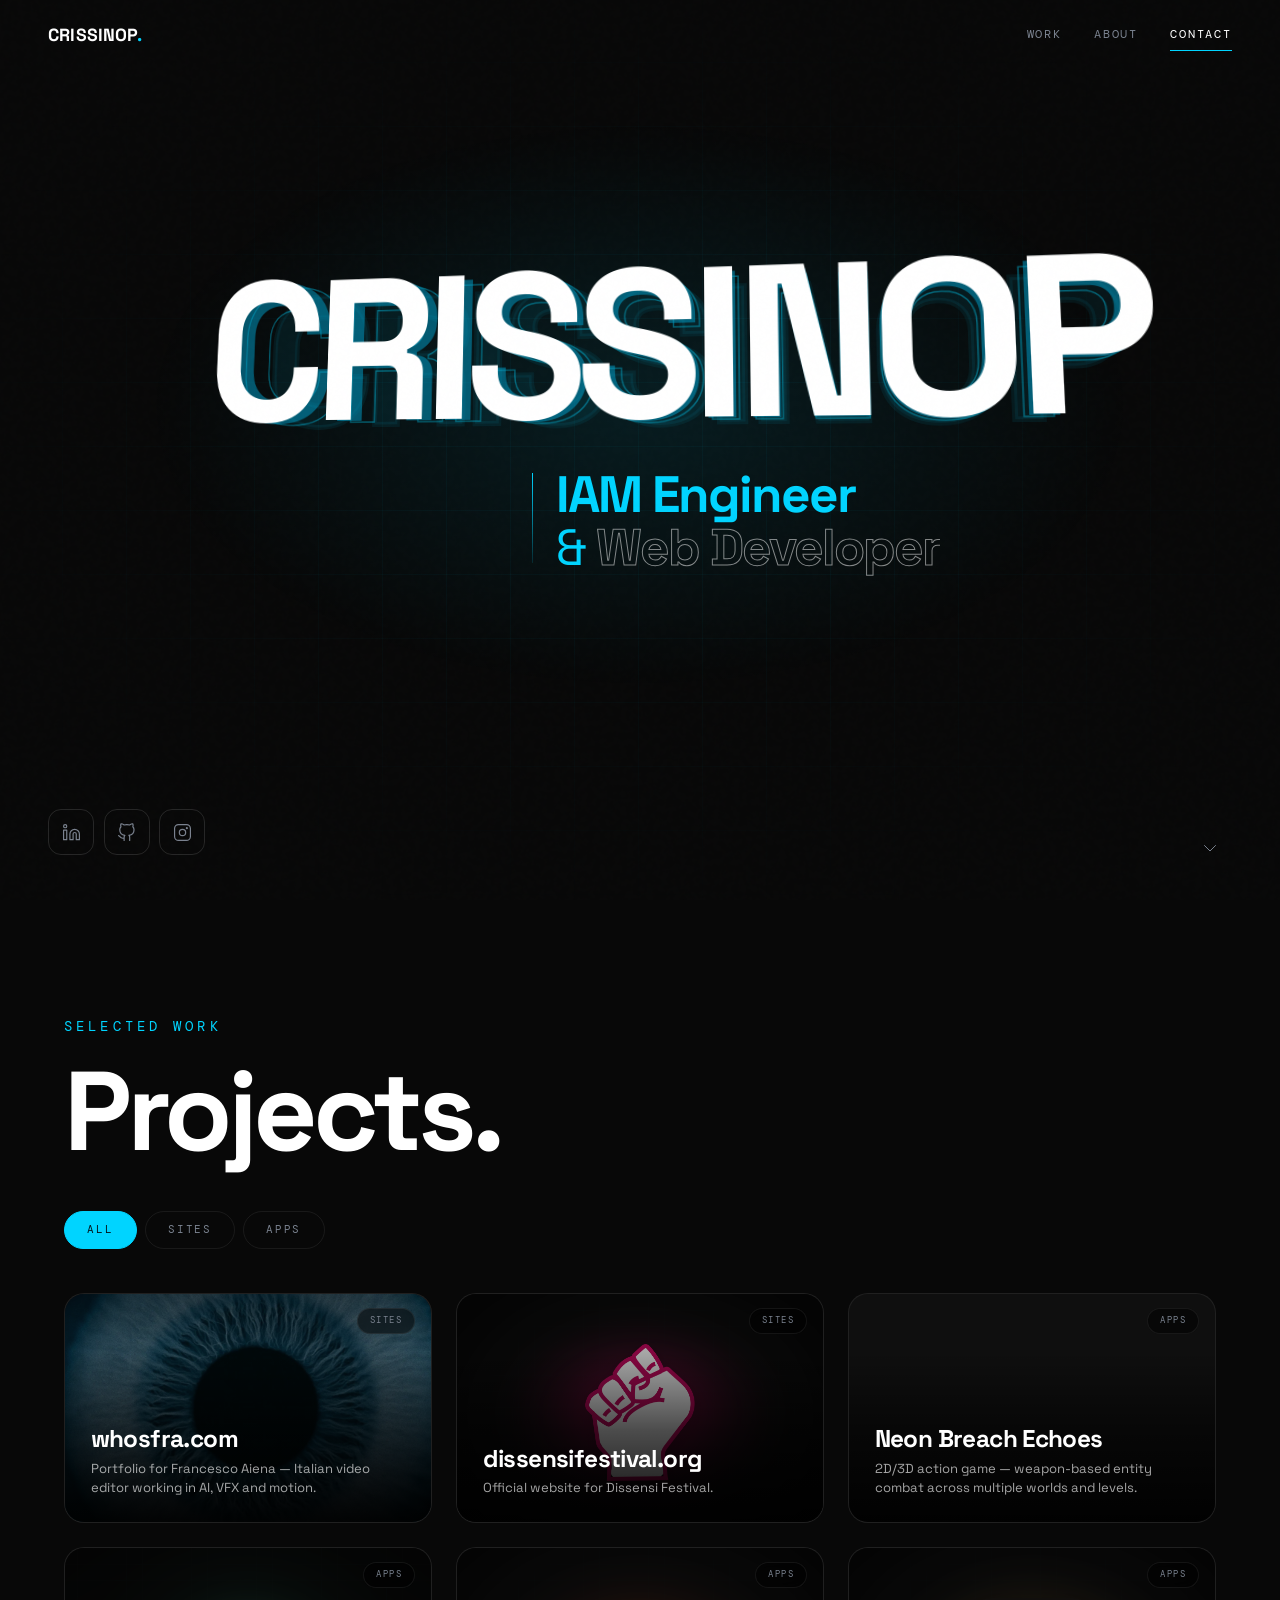
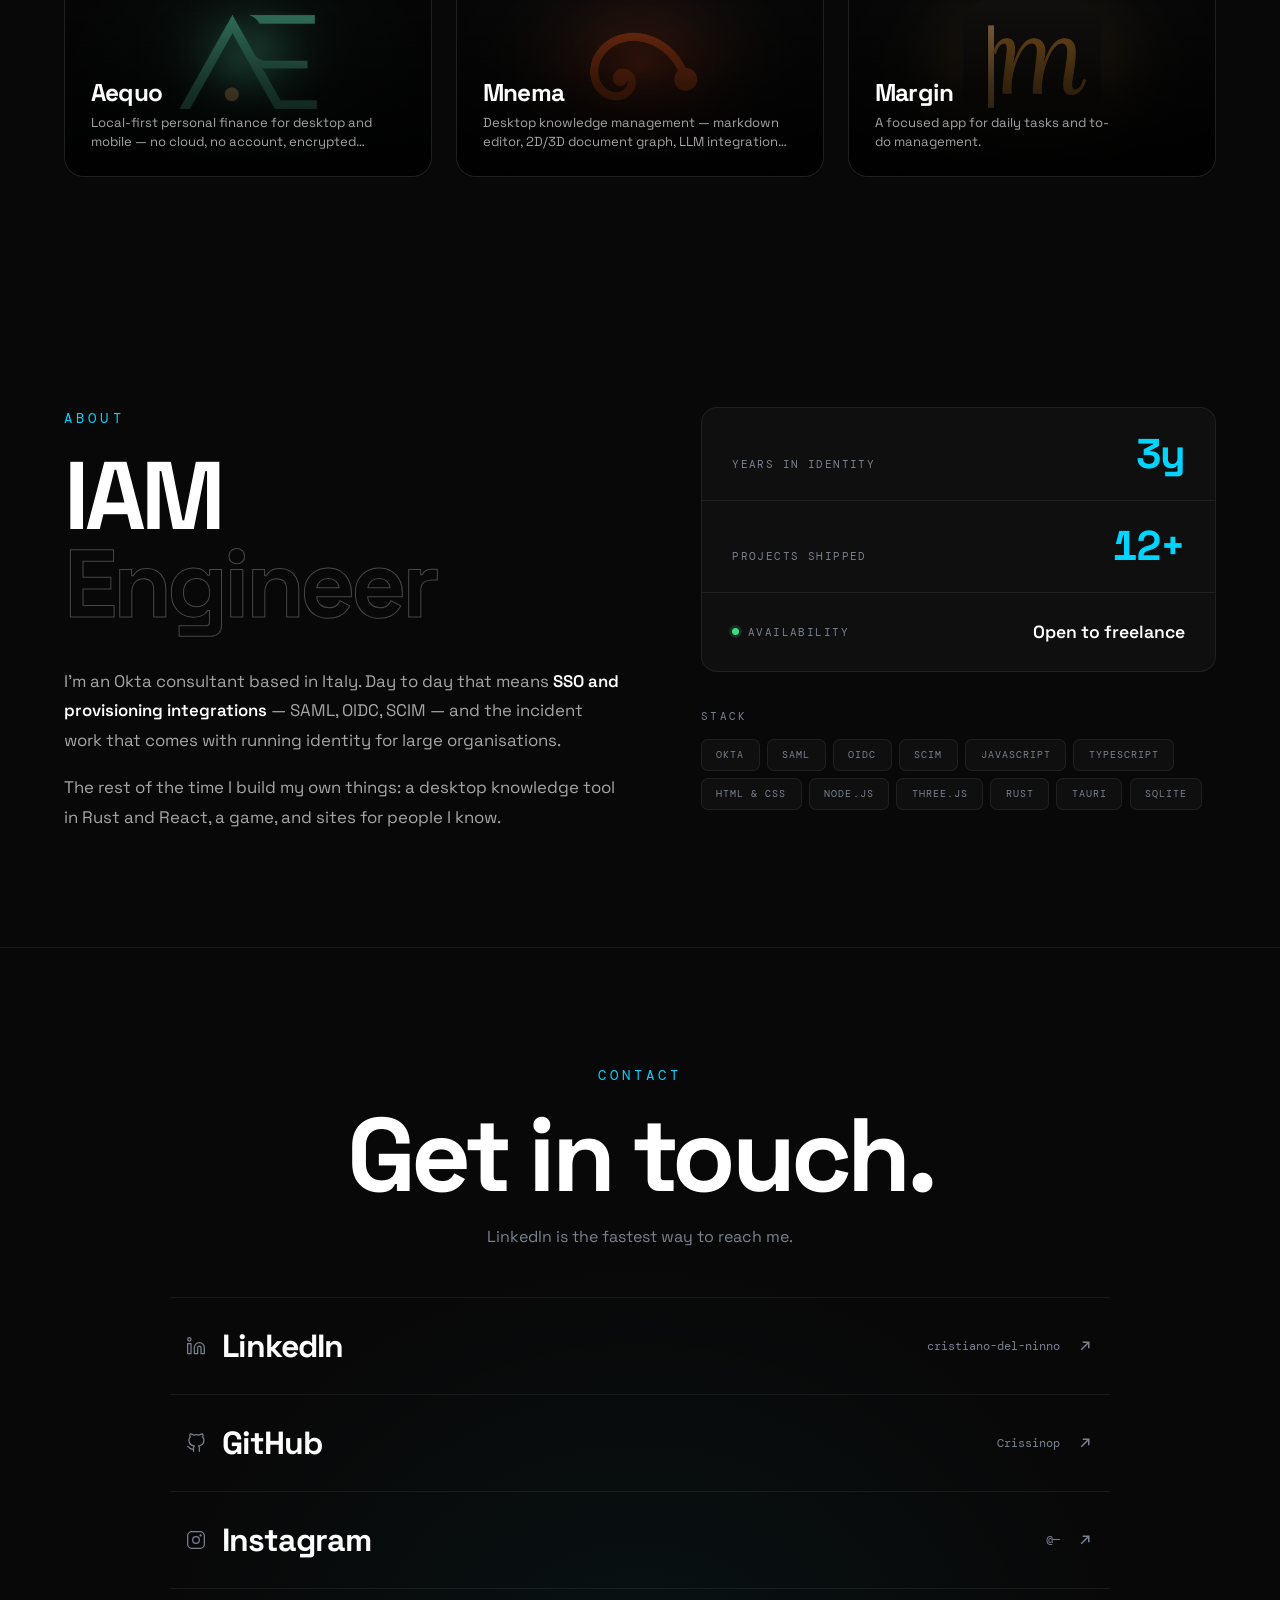
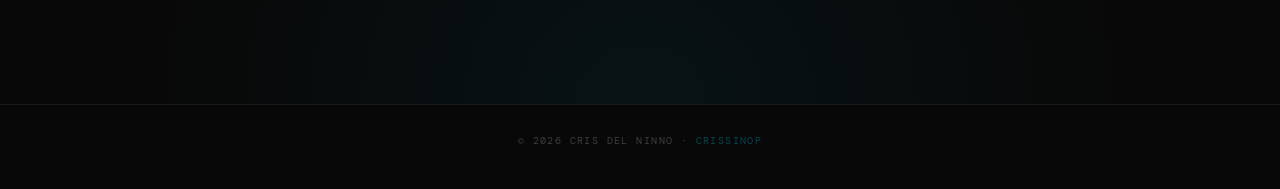
<file: index.html>
<!DOCTYPE html>
<html lang="en">
<head>
  <meta charset="UTF-8">
  <meta name="viewport" content="width=device-width, initial-scale=1">
  <meta name="description" content="Crissinop — Cris Del Ninno, Okta / IAM consultant and web developer based in Italy.">
  <meta name="theme-color" content="#080808">
  <meta name="color-scheme" content="dark">

  <title>Crissinop — Cris Del Ninno</title>
  <link rel="canonical" href="https://crissinop.space/">

  <!-- TODO: confirm the live domain in CNAME, then export a 1200x630 og.png. -->
  <meta property="og:type" content="website">
  <meta property="og:site_name" content="Crissinop">
  <meta property="og:title" content="Crissinop — Cris Del Ninno">
  <meta property="og:description" content="Okta / IAM consultant and web developer, based in Italy.">
  <meta property="og:url" content="https://crissinop.space/">
  <meta property="og:image" content="https://crissinop.space/media/images/og.png">
  <meta property="og:image:width" content="1200">
  <meta property="og:image:height" content="630">
  <meta name="twitter:card" content="summary_large_image">
  <meta name="twitter:title" content="Crissinop — Cris Del Ninno">
  <meta name="twitter:description" content="Okta / IAM consultant and web developer, based in Italy.">
  <meta name="twitter:image" content="https://crissinop.space/media/images/og.png">

  <link rel="icon" href="media/images/favicon.ico" sizes="32x32">
  <link rel="icon" href="media/images/favicon.svg" type="image/svg+xml">
  <link rel="apple-touch-icon" href="media/images/apple-touch-icon.png">

  <link rel="preconnect" href="https://fonts.googleapis.com">
  <link rel="preconnect" href="https://fonts.gstatic.com" crossorigin>
  <link rel="stylesheet"
        href="https://fonts.googleapis.com/css2?family=Space+Grotesk:wght@400;600;700;800&family=DM+Mono:wght@300;400&display=swap">

  <link rel="stylesheet" href="style-custom.css">

  <script>
    document.documentElement.classList.add('js');
    setTimeout(function () {
      if (!document.documentElement.dataset.enhanced) {
        document.documentElement.classList.remove('js');
      }
    }, 2500);
  </script>

  <script src="app.js" defer></script>

  <script type="application/ld+json">
  {
    "@context": "https://schema.org",
    "@type": "Person",
    "name": "Cristiano Del Ninno",
    "alternateName": ["Cris Del Ninno", "Crissinop"],
    "jobTitle": "IAM Consultant",
    "url": "https://crissinop.space/",
    "address": { "@type": "PostalAddress", "addressCountry": "IT" },
    "sameAs": [
      "https://github.com/Crissinop",
      "https://www.linkedin.com/in/cristiano-del-ninno-b3b258297"
    ],
    "knowsAbout": ["Okta", "Identity and Access Management", "SAML", "OpenID Connect", "JavaScript", "Web Development"]
  }
  </script>
</head>

<body>
  <a class="skip-link" href="#work">Skip to content</a>

  <!-- One element. A blue sphere, nothing else. -->
  <div id="cursor" aria-hidden="true"></div>

  <header id="navbar">
    <a href="#hero" class="nav-logo">CRISSINOP<span>.</span></a>
    <nav aria-label="Main">
      <ul class="nav-links">
        <li><a href="#work">Work</a></li>
        <li><a href="#about">About</a></li>
        <li><a href="#contact">Contact</a></li>
      </ul>
    </nav>
    <span class="nav-progress" aria-hidden="true"></span>
  </header>

  <main id="main">

    <!-- ===================== HERO ===================== -->
    <section id="hero" aria-labelledby="hero-name">
      <div class="hero-bg-glow" aria-hidden="true"></div>
      <div class="hero-grid" aria-hidden="true"></div>

      <div class="hero-inner">
        <!--
          EXTRUDED MASTHEAD
          Four copies of the same word stacked along the Z axis inside a single
          transform-style: preserve-3d scene. Because they sit at real depths, the
          browser's own perspective projection does the work: tilt the deck and the
          layers separate exactly as a solid slab of type would. That is a genuine
          3D object, not a translate faking parallax.

          The deck holds a permanent base rotation, so the extrusion is visible the
          instant the page paints — including on phones, where there is no pointer
          to drive it. The pointer only modulates around that rest pose.

          Letters are split for the entrance stagger only: the <h1> carries a
          plain sr-only string and every decorative layer is hidden from AT.
        -->
        <h1 class="masthead" id="hero-name">
          <span class="sr-only">Crissinop</span>

          <span class="stage" aria-hidden="true">
            <span class="deck">
              <span class="layer layer-glow">CRISSINOP</span>
              <span class="layer layer-back">CRISSINOP</span>
              <span class="layer layer-mid">CRISSINOP</span>
              <span class="layer layer-front"><span class="ch" style="--i:0">C</span><span class="ch" style="--i:1">R</span><span class="ch" style="--i:2">I</span><span class="ch" style="--i:3">S</span><span class="ch" style="--i:4">S</span><span class="ch" style="--i:5">I</span><span class="ch" style="--i:6">N</span><span class="ch" style="--i:7">O</span><span class="ch" style="--i:8">P</span></span>
            </span>
          </span>
        </h1>

        <!--
          Il ruolo esce dall'asse centrale. Il masthead resta l'ancora simmetrica,
          questa riga rompe la simmetria: blocco allineato a destra, testo
          allineato a sinistra contro un filetto ciano, come un richiamo
          editoriale. Due voci diverse nella stessa composizione.
        -->
        <div class="hero-role">
          <!-- Due trattamenti, non due righe uguali: la prima piena, la seconda
               in contorno, come il layer di profondita' del masthead. La
               congiunzione resta l'unico accento cromatico. -->
          <p class="role-line" data-slot>
            <span class="ln"><span>IAM Engineer</span></span>
            <span class="ln"><span><em>&amp;</em> <b>Web Developer</b></span></span>
          </p>
        </div>
      </div>

      <!--
        Rail inferiore: social a sinistra, unico invito ad avanzare a destra.
        Via le pill delle specializzazioni (l'informazione e' gia' nella riga del
        ruolo e nei filtri di Work) e via l'indicatore "Scroll": due inviti a
        scorrere che dicevano la stessa cosa a due centimetri l'uno dall'altro.
      -->
      <div class="hero-foot">
        <ul class="hero-social" aria-label="Profiles">
          <li>
            <a class="hs-link" href="https://www.linkedin.com/in/cristiano-del-ninno-b3b258297"
               target="_blank" rel="noopener noreferrer" aria-label="LinkedIn (opens in a new tab)">
              <svg viewBox="0 0 24 24" fill="none" stroke="currentColor" stroke-width="1.5" stroke-linecap="round" stroke-linejoin="round" aria-hidden="true">
                <path d="M16 8a6 6 0 0 1 6 6v7h-4v-7a2 2 0 0 0-4 0v7h-4v-7a6 6 0 0 1 6-6z"/>
                <rect x="2" y="9" width="4" height="12"/><circle cx="4" cy="4" r="2"/>
              </svg>
            </a>
          </li>
          <li>
            <a class="hs-link" href="https://github.com/Crissinop"
               target="_blank" rel="noopener noreferrer" aria-label="GitHub (opens in a new tab)">
              <svg viewBox="0 0 24 24" fill="none" stroke="currentColor" stroke-width="1.5" stroke-linecap="round" stroke-linejoin="round" aria-hidden="true">
                <path d="M9 19c-5 1.5-5-2.5-7-3m14 6v-3.87a3.37 3.37 0 0 0-.94-2.61c3.14-.35 6.44-1.54 6.44-7A5.44 5.44 0 0 0 20 4.77 5.07 5.07 0 0 0 19.91 1S18.73.65 16 2.48a13.38 13.38 0 0 0-7 0C6.27.65 5.09 1 5.09 1A5.07 5.07 0 0 0 5 4.77a5.44 5.44 0 0 0-1.5 3.78c0 5.42 3.3 6.61 6.44 7A3.37 3.37 0 0 0 9 18.13V22"/>
              </svg>
            </a>
          </li>
          <li>
            <!-- TODO: URL e handle Instagram ancora da completare -->
            <a class="hs-link" href="https://instagram.com/"
               target="_blank" rel="noopener noreferrer" aria-label="Instagram (opens in a new tab)">
              <svg viewBox="0 0 24 24" fill="none" stroke="currentColor" stroke-width="1.5" stroke-linecap="round" aria-hidden="true">
                <rect x="2" y="2" width="20" height="20" rx="5"/><circle cx="12" cy="12" r="4"/>
                <circle cx="17.5" cy="6.5" r="0.6" fill="currentColor"/>
              </svg>
            </a>
          </li>
        </ul>

        <!--
          Nessuna etichetta. Un filo verticale da 1 px che si materializza
          scendendo, e un chevron: la direzione e' l'unica cosa da dire, e la
          dice la forma. Il cerchio con l'icona dentro era vestiario da libreria
          di icone, non un segno disegnato per questa pagina.
        -->
        <a href="#work" class="explore-btn" aria-label="Go to selected work">
          <svg viewBox="0 0 16 56" fill="none" stroke="currentColor" stroke-width="1"
               stroke-linecap="round" stroke-linejoin="round" aria-hidden="true">
            <defs>
              <linearGradient id="scroll-fade" x1="0" y1="0" x2="0" y2="1">
                <stop offset="0"   stop-color="currentColor" stop-opacity="0"/>
                <stop offset=".62" stop-color="currentColor" stop-opacity="1"/>
              </linearGradient>
            </defs>
            <path d="M8 1v46" stroke="url(#scroll-fade)"/>
            <path d="M2.5 41.5 8 47l5.5-5.5"/>
          </svg>
        </a>
      </div>
    </section>

    <!-- ===================== WORK ===================== -->
    <section id="work" aria-labelledby="work-title">
      <p class="section-label" data-reveal>Selected Work</p>
      <!--
        Headings reveal by climbing out of an overflow-hidden slot. This replaces
        a clip-path reveal whose open state used a negative inset — a value some
        engines reject outright, which left the declaration dropped and every
        heading permanently clipped to zero height. Transform-only, no such risk.
      -->
      <h2 class="section-title" id="work-title" data-slot>
        <span class="ln"><span>Projects.</span></span>
      </h2>

      <div class="filter-bar" role="group" aria-label="Filter projects by category" data-reveal>
        <button type="button" class="filter-btn" data-filter="ALL"   aria-pressed="true">All</button>
        <button type="button" class="filter-btn" data-filter="SITES" aria-pressed="false">Sites</button>
        <button type="button" class="filter-btn" data-filter="APPS"  aria-pressed="false">Apps</button>
      </div>

      <div class="projects-grid" id="projects-grid" data-reveal-group>

        <article class="project-card" data-cat="SITES" data-reveal>
          <div class="tile">
            <img class="project-img" src="media/images/whosfra.png"
                 alt="whosfra.com homepage — dark portfolio layout for a video editor"
                 width="800" height="500" fetchpriority="high" decoding="async">
            <span class="tile-wash" aria-hidden="true"></span>
            <span class="project-tag">Sites</span>
            <div class="project-info">
              <h3 class="project-title">
                <span class="t-a">whosfra.com</span>
                <span class="t-b" aria-hidden="true">whosfra.com</span>
              </h3>
              <p class="project-desc">Portfolio for Francesco Aiena — Italian video editor working in AI, VFX and motion.</p>
            </div>
          </div>
          <a class="card-link" href="https://whosfra.com" target="_blank" rel="noopener noreferrer">
            <span class="sr-only">View whosfra.com (opens in a new tab)</span>
          </a>
        </article>

        <article class="project-card" data-cat="SITES" data-reveal>
          <div class="tile">
            <img class="project-img" src="media/images/dissensi.png"
                 alt="Dissensi Festival website homepage"
                 width="800" height="500" loading="lazy" decoding="async">
            <span class="tile-wash" aria-hidden="true"></span>
            <span class="project-tag">Sites</span>
            <div class="project-info">
              <h3 class="project-title">
                <span class="t-a">dissensifestival.org</span>
                <span class="t-b" aria-hidden="true">dissensifestival.org</span>
              </h3>
              <p class="project-desc">Official website for Dissensi Festival.</p>
            </div>
          </div>
          <a class="card-link" href="https://dissensifestival.org" target="_blank" rel="noopener noreferrer">
            <span class="sr-only">View dissensifestival.org (opens in a new tab)</span>
          </a>
        </article>

        <article class="project-card" data-cat="APPS" data-reveal>
          <div class="tile">
            <img class="project-img" src="media/images/NBE.png"
                 alt="Neon Breach Echoes — combat scene from the game"
                 width="800" height="500" loading="lazy" decoding="async">
            <span class="tile-wash" aria-hidden="true"></span>
            <span class="project-tag">Apps</span>
            <div class="project-info">
              <h3 class="project-title">
                <span class="t-a">Neon Breach Echoes</span>
                <span class="t-b" aria-hidden="true">Neon Breach Echoes</span>
              </h3>
              <p class="project-desc">2D/3D action game — weapon-based entity combat across multiple worlds and levels.</p>
            </div>
          </div>
          <a class="card-link" href="work/neon-breach-echoes/"><span class="sr-only">Read the Neon Breach Echoes case study</span></a>
        </article>

        <article class="project-card" data-cat="APPS" data-reveal>
          <div class="tile">
            <img class="project-img" src="media/images/aequo.png"
                 alt="Aequo — local-first personal finance app"
                 width="800" height="500" loading="lazy" decoding="async">
            <span class="tile-wash" aria-hidden="true"></span>
            <span class="project-tag">Apps</span>
            <div class="project-info">
              <h3 class="project-title">
                <span class="t-a">Aequo</span>
                <span class="t-b" aria-hidden="true">Aequo</span>
              </h3>
              <p class="project-desc">Local-first personal finance for desktop and mobile — no cloud, no account, encrypted backups.</p>
            </div>
          </div>
          <a class="card-link" href="work/aequo/"><span class="sr-only">Read the Aequo case study</span></a>
        </article>

        <article class="project-card" data-cat="APPS" data-reveal>
          <div class="tile">
            <img class="project-img" src="media/images/mnema.png"
                 alt="Mnema desktop app — markdown editor beside a document graph"
                 width="800" height="500" loading="lazy" decoding="async">
            <span class="tile-wash" aria-hidden="true"></span>
            <span class="project-tag">Apps</span>
            <div class="project-info">
              <h3 class="project-title">
                <span class="t-a">Mnema</span>
                <span class="t-b" aria-hidden="true">Mnema</span>
              </h3>
              <p class="project-desc">Desktop knowledge management — markdown editor, 2D/3D document graph, LLM integration and versioning.</p>
            </div>
          </div>
          <a class="card-link" href="work/mnema/"><span class="sr-only">Read the Mnema case study</span></a>
        </article>

        <article class="project-card" data-cat="APPS" data-reveal>
          <div class="tile">
            <img class="project-img" src="media/images/margin.png"
                 alt="Margin app — daily task list interface"
                 width="800" height="500" loading="lazy" decoding="async">
            <span class="tile-wash" aria-hidden="true"></span>
            <span class="project-tag">Apps</span>
            <div class="project-info">
              <h3 class="project-title">
                <span class="t-a">Margin</span>
                <span class="t-b" aria-hidden="true">Margin</span>
              </h3>
              <p class="project-desc">A focused app for daily tasks and to-do management.</p>
            </div>
          </div>
          <a class="card-link" href="work/margin/"><span class="sr-only">Read the Margin case study</span></a>
        </article>

        <p class="empty-state" hidden>No projects in this category yet.</p>
      </div>

      <p class="sr-only" id="filter-status" role="status" aria-live="polite"></p>
    </section>

    <!-- ===================== ABOUT ===================== -->
    <section id="about" aria-labelledby="about-title">
      <div class="about-left">
        <p class="section-label" data-reveal>About</p>
        <h2 class="about-name" id="about-title" data-slot>
          <span class="ln"><span>IAM</span></span>
          <span class="ln"><span><em>Engineer</em></span></span>
        </h2>
        <p class="about-bio" data-reveal>
          I'm an Okta consultant based in Italy. Day to day that means <strong>SSO and
          provisioning integrations</strong> — SAML, OIDC, SCIM — and the incident work that comes
          with running identity for large organisations.
        </p>
        <p class="about-bio" data-reveal>
          The rest of the time I build my own things: a desktop knowledge tool in Rust and React,
          a game, and sites for people I know.
        </p>
      </div>

      <!-- The right column used to be one short panel against a much taller left
           column, which left a wide dead corner. The stack list moved over here: it
           belongs with the facts, and it balances the two columns. -->
      <div class="about-right" data-reveal-group>
        <dl class="about-panel" data-reveal>
          <div class="stat-row">
            <dt class="stat-label">Years in identity</dt>
            <dd class="stat-num" data-count="3" data-suffix="y">3y</dd>
          </div>
          <div class="stat-row">
            <dt class="stat-label">Projects shipped</dt>
            <dd class="stat-num" data-count="12" data-suffix="+">12+</dd>
          </div>
          <div class="stat-row status">
            <dt class="stat-label"><span class="status-dot" aria-hidden="true"></span>Availability</dt>
            <dd class="stat-value">Open to freelance</dd>
          </div>
        </dl>

        <div class="about-stack" data-reveal>
          <p class="stack-heading">Stack</p>
          <ul class="about-tags" aria-label="Technologies">
            <li class="about-tag">Okta</li>
            <li class="about-tag">SAML</li>
            <li class="about-tag">OIDC</li>
            <li class="about-tag">SCIM</li>
            <li class="about-tag">JavaScript</li>
            <li class="about-tag">TypeScript</li>
            <li class="about-tag">HTML &amp; CSS</li>
            <li class="about-tag">Node.js</li>
            <li class="about-tag">Three.js</li>
            <li class="about-tag">Rust</li>
            <li class="about-tag">Tauri</li>
            <li class="about-tag">SQLite</li>
          </ul>
        </div>
      </div>
    </section>

    <!-- ===================== CONTACT ===================== -->
    <section id="contact" aria-labelledby="contact-title">
      <div class="contact-inner">
        <p class="section-label" data-reveal>Contact</p>
        <h2 class="contact-title" id="contact-title" data-slot>
          <span class="ln"><span>Get in touch.</span></span>
        </h2>
        <p class="contact-sub" data-reveal>LinkedIn is the fastest way to reach me.</p>

        <ul class="contact-list" data-reveal-group>
          <li data-reveal>
            <a class="contact-row" href="https://www.linkedin.com/in/cristiano-del-ninno-b3b258297"
               target="_blank" rel="noopener noreferrer">
              <span class="cr-wipe" aria-hidden="true"></span>
              <span class="cr-ico" aria-hidden="true">
                <svg viewBox="0 0 24 24" fill="none" stroke="currentColor" stroke-width="1.5" stroke-linecap="round" stroke-linejoin="round">
                  <path d="M16 8a6 6 0 0 1 6 6v7h-4v-7a2 2 0 0 0-4 0v7h-4v-7a6 6 0 0 1 6-6z"/>
                  <rect x="2" y="9" width="4" height="12"/><circle cx="4" cy="4" r="2"/>
                </svg>
              </span>
              <span class="cr-label">LinkedIn</span>
              <span class="cr-handle">cristiano-del-ninno</span>
              <span class="cr-arrow" aria-hidden="true">
                <svg viewBox="0 0 24 24" fill="none" stroke="currentColor" stroke-width="2"><path d="M7 17 17 7M9 7h8v8"/></svg>
              </span>
            </a>
          </li>
          <li data-reveal>
            <a class="contact-row" href="https://github.com/Crissinop"
               target="_blank" rel="noopener noreferrer">
              <span class="cr-wipe" aria-hidden="true"></span>
              <span class="cr-ico" aria-hidden="true">
                <svg viewBox="0 0 24 24" fill="none" stroke="currentColor" stroke-width="1.5" stroke-linecap="round" stroke-linejoin="round">
                  <path d="M9 19c-5 1.5-5-2.5-7-3m14 6v-3.87a3.37 3.37 0 0 0-.94-2.61c3.14-.35 6.44-1.54 6.44-7A5.44 5.44 0 0 0 20 4.77 5.07 5.07 0 0 0 19.91 1S18.73.65 16 2.48a13.38 13.38 0 0 0-7 0C6.27.65 5.09 1 5.09 1A5.07 5.07 0 0 0 5 4.77a5.44 5.44 0 0 0-1.5 3.78c0 5.42 3.3 6.61 6.44 7A3.37 3.37 0 0 0 9 18.13V22"/>
                </svg>
              </span>
              <span class="cr-label">GitHub</span>
              <span class="cr-handle">Crissinop</span>
              <span class="cr-arrow" aria-hidden="true">
                <svg viewBox="0 0 24 24" fill="none" stroke="currentColor" stroke-width="2"><path d="M7 17 17 7M9 7h8v8"/></svg>
              </span>
            </a>
          </li>
          <li data-reveal>
            <!-- TODO: still points at instagram.com with no handle. Complete the URL
                 and the handle below, or delete this <li> entirely. -->
            <a class="contact-row" href="https://instagram.com/"
               target="_blank" rel="noopener noreferrer">
              <span class="cr-wipe" aria-hidden="true"></span>
              <span class="cr-ico" aria-hidden="true">
                <svg viewBox="0 0 24 24" fill="none" stroke="currentColor" stroke-width="1.5" stroke-linecap="round">
                  <rect x="2" y="2" width="20" height="20" rx="5"/><circle cx="12" cy="12" r="4"/>
                  <circle cx="17.5" cy="6.5" r="0.6" fill="currentColor"/>
                </svg>
              </span>
              <span class="cr-label">Instagram</span>
              <span class="cr-handle">@—</span>
              <span class="cr-arrow" aria-hidden="true">
                <svg viewBox="0 0 24 24" fill="none" stroke="currentColor" stroke-width="2"><path d="M7 17 17 7M9 7h8v8"/></svg>
              </span>
            </a>
          </li>
        </ul>
      </div>
    </section>
  </main>

  <footer class="site-footer">
    <p class="footer-copy">© 2026 Cris Del Ninno · <span>crissinop</span></p>
  </footer>
</body>
</html>
</file>
<file: style-custom.css>
/* =============================================================================
   CRISSINOP — Core stylesheet
   -----------------------------------------------------------------------------
   Rules this file holds itself to:
   1. Content is ALWAYS visible without JavaScript. Motion is enhancement only.
   2. Only `transform` and `opacity` are animated. No clip-path reveals: the
      previous build's open state used a negative inset(), which engines may
      reject outright — the declaration was dropped and every heading stayed
      clipped to nothing. Overflow-hidden slots do the same job with no such risk.
   3. Interaction motion stays under 320ms. Editorial reveals, seen once, may run
      longer — the budget marketing surfaces are explicitly allowed.
   4. Nothing that owns a hit area is ever moved by :hover. Moving the box the
      pointer sits on causes hover flicker; the lift goes on an inner surface.
   5. Every hover effect is gated behind (hover: hover) and (pointer: fine).
   6. prefers-reduced-motion means gentler, not dead: opacity and colour survive.
   ============================================================================= */

/* ---------------------------------------------------------------------------
   1. TOKENS
   --------------------------------------------------------------------------- */
:root {
  --neon:        #00d4ff;
  --neon-mid:    rgba(0, 212, 255, 0.30);
  --accent:      var(--neon);
  --bg:          #080808;
  --surface:     #0f0f0f;
  --border:      rgba(255, 255, 255, 0.07);
  --border-soft: rgba(255, 255, 255, 0.12);
  --text:        #f2f2f2;
  --text-2:      rgba(255, 255, 255, 0.64);
  --muted:       #7a828f;

  --card-shadow: 0 22px 50px rgba(0, 0, 0, 0.7);

  --font-display: 'Space Grotesk', system-ui, sans-serif;
  --font-body:    'Space Grotesk', system-ui, sans-serif;
  --font-mono:    'DM Mono', ui-monospace, 'SFMono-Regular', monospace;

  /* Strong curves — the browser built-ins are too weak to read as intentional. */
  --ease-out:    cubic-bezier(0.23, 1, 0.32, 1);
  --ease-in-out: cubic-bezier(0.77, 0, 0.175, 1);

  --dur-press:  120ms;
  --dur-hover:  180ms;
  --dur-ui:     240ms;
  --dur-swap:   320ms;
  --dur-reveal: 520ms;
  --dur-slot:   820ms;

  --nav-h: 4.5rem;
  --radius:    16px;
  --radius-lg: 20px;
}

/* ---------------------------------------------------------------------------
   2. RESET & BASE
   --------------------------------------------------------------------------- */
*, *::before, *::after { box-sizing: border-box; margin: 0; padding: 0; }

html {
  scroll-behavior: smooth;
  scroll-padding-top: calc(var(--nav-h) + 1rem);
  -webkit-text-size-adjust: 100%;
  scrollbar-color: var(--neon-mid) var(--bg);
  scrollbar-width: thin;
}

body {
  background: var(--bg);
  color: var(--text);
  font-family: var(--font-body);
  font-size: 16px;
  line-height: 1.6;
  -webkit-font-smoothing: antialiased;
  -moz-osx-font-smoothing: grayscale;
  overflow-x: clip;
  text-rendering: optimizeLegibility;
  /* Coppia lato CSS del blocco del menu contestuale: su iOS il long-press
     apre comunque il callout nativo, e preventDefault() da solo non basta. */
  -webkit-touch-callout: none;
}

img, svg { display: block; max-width: 100%; }
img { height: auto; -webkit-user-drag: none; }
button { font: inherit; color: inherit; background: none; border: none; }
ul { list-style: none; }
:where(p) { text-wrap: pretty; }

.section-label, .filter-btn, .footer-copy,
.stat-num, .stat-label, .project-tag,
.proj-eyebrow, .doc-label, .meta-k, .stack-pill, .cr-handle, .masthead {
  -webkit-user-select: none;
  user-select: none;
}
::selection { background: var(--accent); color: #04141a; }

/* ---------------------------------------------------------------------------
   3. ACCESSIBILITY PRIMITIVES
   --------------------------------------------------------------------------- */
.skip-link {
  position: fixed;
  top: 0.75rem; left: 0.75rem;
  z-index: 9000;
  padding: 0.7rem 1.2rem;
  font-family: var(--font-mono);
  font-size: 0.72rem;
  letter-spacing: 0.14em;
  text-transform: uppercase;
  text-decoration: none;
  color: #04141a;
  background: var(--accent);
  border-radius: 8px;
  transform: translateY(-160%);
  transition: transform var(--dur-ui) var(--ease-out);
}
.skip-link:focus-visible { transform: translateY(0); }

.sr-only {
  position: absolute;
  width: 1px; height: 1px;
  margin: -1px; padding: 0;
  overflow: hidden;
  clip-path: inset(50%);
  white-space: nowrap;
  border: 0;
}

:focus-visible { outline: 2px solid var(--accent); outline-offset: 3px; border-radius: 6px; }
:focus:not(:focus-visible) { outline: none; }

/* ---------------------------------------------------------------------------
   4. REVEAL SYSTEM
   -----------------------------------------------------------------------------
   `.js` is added by an inline snippet in <head> and stripped again by a watchdog
   if app.js never reports in. No failure — JS off, 404, parse error — can leave
   the page blank.
   --------------------------------------------------------------------------- */
@media (prefers-reduced-motion: no-preference) {
  .js [data-reveal] {
    opacity: 0;
    transform: translate3d(0, 16px, 0);
    transition:
      opacity   var(--dur-reveal) var(--ease-out) var(--reveal-delay, 0ms),
      transform var(--dur-reveal) var(--ease-out) var(--reveal-delay, 0ms);
  }
  .js [data-reveal].is-in { opacity: 1; transform: none; }

  /* Slot reveal for headings: each line climbs out of a hidden gutter. Padding
     on the slot keeps descenders and the <em> text-stroke clear of the mask
     edge, and the negative margin removes the visual gap the padding adds. */
  .js [data-slot] .ln > span { transform: translate3d(0, 105%, 0); }
  .js [data-slot].is-in .ln > span { transform: none; }
}
[data-slot] .ln {
  display: block;
  overflow: hidden;
  padding-bottom: 0.16em;
  margin-bottom: -0.16em;
}
[data-slot] .ln > span {
  display: block;
  transition: transform var(--dur-slot) var(--ease-out) var(--slot-delay, 0ms);
}
[data-slot] .ln:nth-child(2) > span { --slot-delay: 80ms; }
[data-slot] .ln:nth-child(3) > span { --slot-delay: 160ms; }

/* ---------------------------------------------------------------------------
   5. CURSOR — one sphere
   -----------------------------------------------------------------------------
   Deliberately stateless. The previous version carried a ring, a label pill and
   four mutually-exclusive classes; every extra state was another chance to latch
   or strobe, and hiding it over prose made it look broken. A single element with
   one inline transform has nothing left to desynchronise.

   Its transform is rewritten on every pointermove, so it must never appear in a
   transition — that would reintroduce pointer lag. State rides the independent
   `scale` property instead.
   --------------------------------------------------------------------------- */
#cursor {
  /* This element does ONE job: hold the pointer position. Nothing else may write
     a transform on it, and no `scale`/`rotate`/`translate` property may be set on
     it either — those compose with `transform` in a fixed order
     (translate > rotate > scale > transform), so a `scale: 2` here would apply the
     translate inside the scaled space and multiply the coordinates. That is what
     threw the sphere off screen on every link hover. */
  position: fixed;
  top: 0; left: 0;
  z-index: 9500;
  width: 0; height: 0;
  pointer-events: none;
  display: none;
  opacity: 0;
  will-change: transform;
  transition: opacity var(--dur-hover) var(--ease-out);
}
/* The visible sphere. It is centred on its own origin and owns the hover scale,
   in a coordinate space the position transform can never reach. */
#cursor::before {
  content: '';
  position: absolute;
  top: -8px; left: -8px;
  width: 16px; height: 16px;
  border-radius: 50%;
  background: radial-gradient(circle at 34% 30%, #7fe9ff 0%, var(--accent) 46%, #0090b8 100%);
  box-shadow: 0 0 14px rgba(0, 212, 255, 0.5);
  transition: transform var(--dur-ui) var(--ease-out);
}
html.cursor-on #cursor { display: block; }
html.cursor-on.cursor-ready #cursor { opacity: 1; }
html.cursor-on { cursor: none; }
html.cursor-on a, html.cursor-on button, html.cursor-on [role="button"] { cursor: none; }
/* The one piece of state kept: a custom cursor with no hover feedback at all is
   strictly worse than the native one. */
html.cursor-hot #cursor::before { transform: scale(1.9); }

/* ---------------------------------------------------------------------------
   6. PAGE CHROME
   --------------------------------------------------------------------------- */
body::before {
  content: '';
  position: fixed;
  inset: 0;
  z-index: 400;
  pointer-events: none;
  opacity: 0.26;
  background-image: url("data:image/svg+xml,%3Csvg viewBox='0 0 160 160' xmlns='http://www.w3.org/2000/svg'%3E%3Cfilter id='n'%3E%3CfeTurbulence type='fractalNoise' baseFrequency='0.85' numOctaves='3' stitchTiles='stitch'/%3E%3C/filter%3E%3Crect width='100%25' height='100%25' filter='url(%23n)' opacity='0.05'/%3E%3C/svg%3E");
}
@media (max-width: 640px) { body::before { display: none; } }

::-webkit-scrollbar { width: 6px; }
::-webkit-scrollbar-track { background: var(--bg); }
::-webkit-scrollbar-thumb { background: var(--neon-mid); border-radius: 3px; }

#navbar {
  position: fixed;
  top: 0; left: 0; right: 0;
  z-index: 500;
  height: var(--nav-h);
  display: flex;
  align-items: center;
  justify-content: space-between;
  gap: 1rem;
  padding: 0 clamp(1rem, 4vw, 3rem);
  border-bottom: 1px solid transparent;
  view-transition-name: navbar;
  transition: background var(--dur-ui) var(--ease-out),
              border-color var(--dur-ui) var(--ease-out);
}
#navbar.scrolled {
  background: rgba(8, 8, 8, 0.7);
  backdrop-filter: blur(18px) saturate(150%);
  -webkit-backdrop-filter: blur(18px) saturate(150%);
  border-bottom-color: var(--border);
}
.nav-logo {
  font-family: var(--font-display);
  font-size: clamp(0.92rem, 2.4vw, 1.1rem);
  font-weight: 700;
  letter-spacing: 0.01em;
  color: #fff;
  text-decoration: none;
  white-space: nowrap;
}
.nav-logo span { color: var(--accent); }

.nav-links { display: flex; gap: clamp(0.9rem, 3vw, 2rem); }
.nav-links a {
  position: relative;
  display: block;
  padding: 0.4rem 0;
  font-family: var(--font-mono);
  font-size: 0.72rem;
  letter-spacing: 0.16em;
  text-transform: uppercase;
  color: var(--muted);
  text-decoration: none;
  transition: color var(--dur-hover) ease;
}
.nav-links a::after {
  content: '';
  position: absolute;
  left: 0; bottom: 0;
  width: 100%; height: 1px;
  background: var(--accent);
  transform: scaleX(0);
  transform-origin: left center;
  transition: transform var(--dur-ui) var(--ease-out);
}
.nav-links a:focus-visible,
.nav-links a[aria-current="true"] { color: #fff; }
.nav-links a[aria-current="true"]::after { transform: scaleX(1); }
@media (hover: hover) and (pointer: fine) {
  .nav-links a:hover { color: #fff; }
  .nav-links a:hover::after { transform: scaleX(1); }
}

.nav-progress {
  position: absolute;
  left: 0; bottom: -1px;
  width: 100%; height: 1px;
  background: linear-gradient(90deg, var(--accent), rgba(0, 212, 255, 0.2));
  transform: scaleX(0);
  transform-origin: left center;
}
@supports (animation-timeline: scroll()) {
  @media (prefers-reduced-motion: no-preference) {
    .nav-progress { animation: nav-progress linear both; animation-timeline: scroll(root block); }
  }
}
@keyframes nav-progress { to { transform: scaleX(1); } }

/* ---------------------------------------------------------------------------
   7. HERO
   --------------------------------------------------------------------------- */
#hero {
  position: relative;
  min-height: 100vh;
  min-height: 100svh;
  display: flex;
  flex-direction: column;
  align-items: center;
  justify-content: center;
  text-align: center;
  /* Deliberately tight side padding: the masthead is meant to run near full
     bleed, and every reclaimed pixel becomes type size. */
  padding: calc(var(--nav-h) + 1.5rem) clamp(0.9rem, 3vw, 2.5rem) clamp(6rem, 12vw, 8rem);
  overflow: hidden;
}
.hero-bg-glow {
  position: absolute;
  inset: 0;
  pointer-events: none;
  background: radial-gradient(ellipse 55% 45% at 50% 45%, rgba(0, 212, 255, 0.1), transparent 70%);
}
.hero-grid {
  position: absolute;
  inset: -2px;
  pointer-events: none;
  background-image:
    linear-gradient(rgba(0, 212, 255, 0.035) 1px, transparent 1px),
    linear-gradient(90deg, rgba(0, 212, 255, 0.035) 1px, transparent 1px);
  background-size: 64px 64px;
  mask-image: radial-gradient(ellipse 75% 70% at center, #000 25%, transparent 78%);
  -webkit-mask-image: radial-gradient(ellipse 75% 70% at center, #000 25%, transparent 78%);
}
.hero-inner { position: relative; z-index: 1; width: 100%; }


/* ---- EXTRUDED MASTHEAD ---------------------------------------------------- */
.masthead { display: block; margin-bottom: clamp(1rem, 3vw, 2rem); }

.stage {
  display: block;
  perspective: 1100px;
  perspective-origin: 50% 44%;
}
.deck {
  position: relative;
  display: block;
  transform-style: preserve-3d;
  /* Rest pose. The slab is turned slightly off-axis so the extrusion reads the
     instant the page paints — including on touch, where nothing drives it. */
  transform: rotateX(7deg) rotateY(-11deg);
}
/* will-change promotes a permanent compositor layer. It is only worth paying for
   where something actually drives these two elements — i.e. a real pointer. */
@media (hover: hover) and (pointer: fine) {
  .deck, .hero-bg-glow { will-change: transform; }
}

.layer {
  display: block;
  font-family: var(--font-display);
  font-weight: 800;
  /* One line, sized to run edge to edge. */
  font-size: clamp(3rem, 16.6vw, 17rem);
  line-height: 0.86;
  letter-spacing: -0.055em;
  white-space: nowrap;
  /* Per-character inline-blocks in the front layer versus whole-word text in the
     depth layers would kern differently and the slab would misalign. Turning both
     off makes the metrics identical by construction. */
  font-kerning: none;
  font-variant-ligatures: none;
}
.layer-front { position: relative; z-index: 1; color: #fff; }
.layer-glow, .layer-back, .layer-mid {
  position: absolute;
  inset: 0;
  pointer-events: none;
}
/* Four copies at real depths. The browser's perspective projection separates
   them on tilt exactly as a solid object would — no faked parallax. */
.layer-mid   { transform: translateZ(-26px); color: rgba(0, 150, 190, 0.55); }
.layer-back  { transform: translateZ(-58px); color: transparent; -webkit-text-stroke: 1.5px rgba(0, 212, 255, 0.4); }
.layer-glow  { transform: translateZ(-120px); color: rgba(0, 212, 255, 0.07); -webkit-text-stroke: 6px rgba(0, 212, 255, 0.07); }

.masthead .ch { display: inline-block; }

@media (prefers-reduced-motion: no-preference) {
  /* Letters arrive out of deep space, hinged forward, one after another. */
  .masthead .ch {
    animation: ch-in 900ms var(--ease-out) both;
    animation-delay: calc(var(--i) * 62ms + 140ms);
  }
  .layer-glow, .layer-back, .layer-mid {
    animation: depth-in 900ms var(--ease-out) both;
    animation-delay: 700ms;
  }

  /* On scroll the slab recedes rather than merely scrolling off. Scroll-driven,
     so it is exact, interruptible by definition, and never touches the main
     thread. It lives on the outer <h1> because JS owns the deck's transform. */
  @supports (animation-timeline: scroll()) {
    .masthead {
      animation: masthead-recede linear both;
      animation-timeline: scroll(root block);
      animation-range: 0 78vh;
    }
  }
}
@keyframes ch-in {
  from { opacity: 0; transform: translate3d(0, 0.42em, -620px) rotateX(-82deg); }
}
@keyframes depth-in { from { opacity: 0; } }
@keyframes masthead-recede {
  to { opacity: 0.22; transform: translate3d(0, -30px, 0) scale(0.9); }
}

.hero-role {
  font-family: var(--font-display);
  font-size: clamp(1rem, 2.6vw, 1.55rem);
  font-weight: 600;
  letter-spacing: -0.015em;
  color: var(--text-2);
  margin-bottom: clamp(1.5rem, 4vw, 2.5rem);
}
.hero-role span { color: var(--accent); }

/* ---- Riga del ruolo: fuori asse -------------------------------------------
   Il masthead resta l'ancora simmetrica; questa riga la contraddice. Blocco
   spinto a destra, testo allineato a sinistra contro un filetto ciano: la
   composizione acquista una diagonale invece di sedersi sull'asse centrale.
   --------------------------------------------------------------------------- */
.hero-role {
  display: flex;
  justify-content: center;
  margin-top: clamp(0.75rem, 2.5vw, 2rem);
}
/* Partenza dal centro con uno scarto verso destra, invece dell'allineamento a
   filo del bordo: il blocco resta fuori asse ma dentro la composizione, e non
   si stacca dal masthead. */
.role-line {
  margin-left: clamp(0rem, 15vw, 17rem);
  text-align: left;
  padding-left: clamp(0.95rem, 2vw, 1.5rem);
  font-family: var(--font-display);
  font-size: clamp(1.5rem, 4.4vw, 3.2rem);
  font-weight: 700;
  line-height: 1.04;
  letter-spacing: -0.04em;
  color: #fff;
}
/* Il filetto e' un pseudo-elemento, non un border: cosi' puo' sfumare verso il
   basso invece di chiudere il blocco con un taglio netto. */
.role-line::before {
  content: '';
  position: absolute;
  left: 0; top: 0.1em; bottom: 0.22em;
  width: 1px;
  background: linear-gradient(to bottom, var(--accent), rgba(0, 212, 255, 0.12));
}
.role-line { position: relative; }
.role-line em { font-style: normal; color: var(--accent); font-weight: 400; }
/* Seconda riga in contorno: stesso trattamento del layer di profondita' del
   masthead, cosi' la gerarchia si legge senza cambiare corpo. */
.role-line b {
  font-weight: 700;
  color: transparent;
  -webkit-text-stroke: 1px rgba(255, 255, 255, 0.5);
}

/* Sotto i 760 px non c'e' larghezza per leggere la diagonale: il blocco torna a
   sinistra, dove l'occhio lo trova comunque. */
@media (max-width: 760px) {
  .hero-role { justify-content: flex-start; }
  .role-line { margin-left: 0.25rem; }
  /* Il contorno a 1 px sparisce sotto una certa dimensione: torna pieno. */
  .role-line b { color: rgba(255, 255, 255, 0.72); -webkit-text-stroke: 0; }
}

/* ---- Rail inferiore ------------------------------------------------------- */
.hero-foot {
  position: absolute;
  left: 0; right: 0;
  bottom: clamp(1.1rem, 3vw, 2.25rem);
  z-index: 2;
  display: flex;
  align-items: center;
  justify-content: space-between;
  gap: 1rem;
  padding-inline: clamp(1rem, 4vw, 3rem);
}

.hero-social { display: flex; gap: 0.6rem; }
.hs-link {
  position: relative;
  width: 46px; height: 46px;
  display: grid;
  place-items: center;
  border: 1px solid var(--border-soft);
  border-radius: 13px;
  color: var(--muted);
  text-decoration: none;
  transition: color var(--dur-hover) ease,
              border-color var(--dur-hover) ease,
              transform var(--dur-press) var(--ease-out);
}
.hs-link svg { width: 19px; height: 19px; }
@media (hover: hover) and (pointer: fine) {
  .hs-link:hover { color: var(--accent); border-color: var(--neon-mid); transform: translateY(-3px); }
}
.hs-link:active { transform: scale(0.94); }

/* ---- Segno di scorrimento --------------------------------------------------
   Un filo verticale che si materializza scendendo e un chevron. Niente cerchio,
   niente etichetta, niente animazione perpetua: la direzione e' l'unica
   informazione, e la porta la forma.
   --------------------------------------------------------------------------- */
.explore-btn {
  display: inline-flex;
  align-items: center;
  justify-content: center;
  width: 44px;                     /* area di tocco, non dimensione del segno */
  height: 64px;
  color: var(--muted);
  text-decoration: none;
  transition: color var(--dur-ui) ease;
}
.explore-btn svg {
  width: 16px; height: 56px;
  overflow: visible;
  transition: transform 420ms var(--ease-out);
}
@media (hover: hover) and (pointer: fine) {
  .explore-btn:hover { color: var(--accent); }
  .explore-btn:hover svg { transform: translateY(7px); }
}
.explore-btn:active svg { transform: translateY(3px); }

@media (max-width: 520px) {
  .hs-link { width: 42px; height: 42px; }
  .explore-btn { height: 52px; }
  .explore-btn svg { height: 44px; }
}

@media (prefers-reduced-motion: no-preference) {
  .hero-foot { animation: rise 620ms var(--ease-out) both; animation-delay: 940ms; }

  /* Il masthead arriva dalla profondita'; il ruolo sale da una feritoia. Due
     movimenti diversi per due voci diverse della stessa composizione. */
  .role-line .ln:nth-child(1) > span { --slot-delay: 780ms; }
  .role-line .ln:nth-child(2) > span { --slot-delay: 860ms; }
}
@keyframes rise { from { opacity: 0; transform: translate3d(0, 22px, 0); } }

/* ---------------------------------------------------------------------------
   8. SECTION HEADINGS
   -----------------------------------------------------------------------------
   Scaled up substantially. The old sizes made every section open on a whisper
   after a hero that shouts — the page had no second act.
   --------------------------------------------------------------------------- */
.section-label {
  font-family: var(--font-mono);
  font-size: clamp(0.72rem, 1.6vw, 0.86rem);
  letter-spacing: 0.3em;
  text-transform: uppercase;
  color: var(--accent);
  margin-bottom: clamp(0.9rem, 2vw, 1.4rem);
}
.section-title, .about-name, .contact-title {
  font-family: var(--font-display);
  font-weight: 800;
  letter-spacing: -0.045em;
  line-height: 0.92;
  color: #fff;
}
.section-title  { font-size: clamp(3rem, 9vw, 7rem);   margin-bottom: clamp(2rem, 4vw, 3rem); }
.about-name     { font-size: clamp(2.8rem, 8vw, 6rem); margin-bottom: clamp(1.75rem, 3vw, 2.5rem); }
.contact-title  { font-size: clamp(2.8rem, 9vw, 6.5rem); margin-bottom: 1.25rem; }
.about-name em  { font-style: normal; color: transparent; -webkit-text-stroke: 1px rgba(255,255,255,.26); }

/* ---------------------------------------------------------------------------
   9. WORK
   --------------------------------------------------------------------------- */
#work {
  padding: clamp(5rem, 9vw, 9rem) clamp(1.25rem, 5vw, 4rem);
  max-width: 1440px;
  margin-inline: auto;
}

.filter-bar { display: flex; flex-wrap: wrap; gap: 0.5rem; margin-bottom: 2.75rem; }
.filter-btn {
  font-family: var(--font-mono);
  font-size: 0.7rem;
  letter-spacing: 0.15em;
  text-transform: uppercase;
  padding: 0.58rem 1.4rem;
  border: 1px solid var(--border);
  border-radius: 100px;
  color: var(--muted);
  cursor: pointer;
  transition: color var(--dur-hover) ease,
              border-color var(--dur-hover) ease,
              background-color var(--dur-hover) ease,
              transform var(--dur-press) var(--ease-out);
}
@media (hover: hover) and (pointer: fine) {
  .filter-btn:hover { color: #fff; border-color: var(--neon-mid); }
}
.filter-btn:active { transform: scale(0.96); }
.filter-btn[aria-pressed="true"] { color: #04141a; background: var(--accent); border-color: var(--accent); }

.projects-grid { display: grid; grid-template-columns: 1fr; gap: 1.5rem; }
@media (min-width: 760px)  { .projects-grid { grid-template-columns: repeat(2, 1fr); } }
@media (min-width: 1280px) { .projects-grid { grid-template-columns: repeat(3, 1fr); } }

/* .project-card owns the hit area and NEVER moves. .tile is the visual surface
   and carries every hover transform. A card that lifts on hover slides its own
   edge out from under the pointer, loses :hover, drops back, regains it — sixty
   times a second, dragging the cursor's state with it. */
.project-card { position: relative; aspect-ratio: 16 / 10; border-radius: var(--radius-lg); }
.project-card.is-hidden { display: none; }

.tile {
  position: absolute;
  inset: 0;
  border-radius: inherit;
  overflow: hidden;
  background: var(--surface);
  border: 1px solid var(--border);
  transition: transform var(--dur-ui) var(--ease-out),
              border-color var(--dur-ui) ease,
              box-shadow var(--dur-ui) ease;
}
.project-img {
  width: 100%; height: 100%;
  object-fit: cover;
  filter: saturate(0.85) brightness(0.66);
  transform: scale(1.001);          /* pre-promote the layer: no first-hover jitter */
  transition: transform 460ms var(--ease-out), filter var(--dur-ui) ease;
}
.tile-wash {
  position: absolute;
  inset: 0;
  z-index: 1;
  pointer-events: none;
  background: linear-gradient(to top, var(--accent) -20%, transparent 62%);
  opacity: 0;
  transition: opacity var(--dur-ui) ease;
}

.project-tag {
  position: absolute;
  top: 0.85rem; right: 1rem;
  z-index: 3;
  font-family: var(--font-mono);
  font-size: 0.58rem;
  letter-spacing: 0.16em;
  text-transform: uppercase;
  padding: 0.3rem 0.75rem;
  border: 1px solid var(--border);
  border-radius: 100px;
  color: var(--muted);
  background: rgba(0, 0, 0, 0.5);
  backdrop-filter: blur(8px);
  -webkit-backdrop-filter: blur(8px);
  transition: color var(--dur-hover) ease, border-color var(--dur-hover) ease;
}

.project-info {
  position: absolute;
  inset: 0;
  z-index: 2;
  display: flex;
  flex-direction: column;
  justify-content: flex-end;
  gap: 0.4rem;
  padding: 1.5rem 1.6rem;
  pointer-events: none;
  background: linear-gradient(to top, rgba(0,0,0,.93) 0%, rgba(0,0,0,.55) 40%, rgba(0,0,0,0) 75%);
}
.project-title {
  position: relative;
  display: block;
  overflow: hidden;
  padding-bottom: 0.14em;
  margin-bottom: -0.14em;
  font-family: var(--font-display);
  font-size: clamp(1.3rem, 1.9vw, 1.7rem);
  font-weight: 700;
  letter-spacing: -0.025em;
  line-height: 1.12;
  color: #fff;
}
.project-title .t-a, .project-title .t-b { display: block; transition: transform var(--dur-swap) var(--ease-out); }
.project-title .t-b { position: absolute; inset: 0; color: var(--accent); transform: translate3d(0, 105%, 0); }

.project-desc {
  font-size: 0.82rem;
  line-height: 1.5;
  color: var(--text-2);
  max-width: 42ch;
  display: -webkit-box;
  -webkit-line-clamp: 2;
  -webkit-box-orient: vertical;
  overflow: hidden;
}

.card-link { position: absolute; inset: 0; z-index: 4; }
.card-link:focus-visible { outline: none; }
.project-card:focus-within { outline: 2px solid var(--accent); outline-offset: 4px; border-radius: var(--radius-lg); }

@media (hover: hover) and (pointer: fine) {
  .project-card:hover .tile,
  .project-card:focus-within .tile {
    transform: translate3d(0, -6px, 0);
    border-color: var(--neon-mid);
    box-shadow: var(--card-shadow);
  }
  .project-card:hover .project-img { transform: scale(1.05); filter: saturate(1) brightness(0.5); }
  .project-card:hover .tile-wash,
  .project-card:focus-within .tile-wash { opacity: 0.22; }
  .project-card:hover .project-title .t-a,
  .project-card:focus-within .project-title .t-a { transform: translate3d(0, -105%, 0); }
  .project-card:hover .project-title .t-b,
  .project-card:focus-within .project-title .t-b { transform: translate3d(0, 0, 0); }
  .project-card:hover .project-tag { color: var(--accent); border-color: var(--neon-mid); }
}
.project-card:active .tile { transform: scale(0.99); }

.empty-state {
  grid-column: 1 / -1;
  padding: 3rem 0;
  font-family: var(--font-mono);
  font-size: 0.8rem;
  color: var(--muted);
  text-align: center;
}

/* ---------------------------------------------------------------------------
   11. ABOUT
   --------------------------------------------------------------------------- */
#about {
  padding: clamp(5rem, 9vw, 10rem) clamp(1.25rem, 5vw, 4rem);
  max-width: 1280px;
  margin-inline: auto;
  display: grid;
  grid-template-columns: 1fr;
  gap: clamp(2.5rem, 6vw, 5rem);
}
/* `start`, not `center`. Centering each column independently is what let the
   left side drift away from the stat panel and read as a dead corner. */
@media (min-width: 940px) { #about { grid-template-columns: 1fr 0.92fr; align-items: start; } }

.about-bio { font-size: 1.05rem; line-height: 1.75; color: var(--text-2); max-width: 54ch; }
.about-bio + .about-bio { margin-top: 1.15rem; }
.about-bio strong { color: #fff; font-weight: 600; }

.about-right { display: flex; flex-direction: column; gap: clamp(1.5rem, 3vw, 2rem); }
.about-stack { padding-top: 0.25rem; }
.stack-heading {
  font-family: var(--font-mono);
  font-size: 0.68rem;
  letter-spacing: 0.22em;
  text-transform: uppercase;
  color: var(--muted);
  margin-bottom: 0.9rem;
}
.about-tags { display: flex; flex-wrap: wrap; gap: 0.45rem; }
.about-tag {
  font-family: var(--font-mono);
  font-size: 0.64rem;
  letter-spacing: 0.1em;
  text-transform: uppercase;
  padding: 0.42rem 0.9rem;
  border: 1px solid var(--border);
  border-radius: 7px;
  color: var(--muted);
  background: var(--surface);
}

/* Four boxed cards read as a dashboard widget. A single panel with hairline rows
   reads as an editorial fact sheet: label left, value right, aligned on a shared
   baseline. Same information, far less furniture. */
.about-panel {
  border: 1px solid var(--border);
  border-radius: var(--radius);
  background: var(--surface);
  overflow: hidden;
}
.stat-row {
  display: flex;
  align-items: baseline;
  justify-content: space-between;
  gap: 1.5rem;
  padding: clamp(1.1rem, 2.4vw, 1.55rem) clamp(1.25rem, 3vw, 1.9rem);
  border-bottom: 1px solid var(--border);
}
.stat-row:last-child { border-bottom: none; }
.stat-label {
  font-family: var(--font-mono);
  font-size: 0.68rem;
  letter-spacing: 0.13em;
  text-transform: uppercase;
  color: var(--muted);
  line-height: 1.5;
}
.stat-num {
  font-family: var(--font-display);
  font-size: clamp(1.9rem, 4.4vw, 2.6rem);
  font-weight: 800;
  letter-spacing: -0.04em;
  line-height: 1;
  color: var(--accent);
  font-variant-numeric: tabular-nums;   /* counters no longer jitter mid-count */
}
.stat-row.status { align-items: center; }
.stat-row.status .stat-label { display: flex; align-items: center; gap: 0.55rem; }
.stat-value {
  font-family: var(--font-display);
  font-size: clamp(0.95rem, 2vw, 1.1rem);
  font-weight: 600;
  color: #fff;
  text-align: right;
}
.status-dot {
  width: 7px; height: 7px;
  border-radius: 50%;
  background: #3ddc84;
  box-shadow: 0 0 0 3px rgba(61, 220, 132, 0.14);
  flex: none;
}
@media (prefers-reduced-motion: no-preference) {
  .status-dot { animation: status-pulse 2.4s var(--ease-in-out) infinite; }
  @keyframes status-pulse { 50% { box-shadow: 0 0 0 6px rgba(61, 220, 132, 0.05); } }
}

/* ---------------------------------------------------------------------------
   12. CONTACT / FOOTER
   --------------------------------------------------------------------------- */
#contact {
  position: relative;
  padding: clamp(4.5rem, 9vw, 8rem) clamp(1.25rem, 5vw, 4rem);
  border-top: 1px solid var(--border);
  overflow: hidden;
}
#contact::before {
  content: '';
  position: absolute;
  inset: 0;
  pointer-events: none;
  background: radial-gradient(ellipse 55% 85% at 50% 100%, rgba(0,212,255,.05), transparent 70%);
}
.contact-inner { position: relative; z-index: 1; max-width: 940px; margin-inline: auto; }
/* Heading block centred; the link rows stay left-aligned so the eye has a single
   edge to run down. */
.contact-inner > .section-label,
.contact-inner > .contact-title,
.contact-inner > .contact-sub { text-align: center; }
.contact-sub { font-size: 1rem; color: var(--muted); margin-bottom: 3rem; }

.contact-list { border-top: 1px solid var(--border); }
.contact-row {
  position: relative;
  display: grid;
  grid-template-columns: auto 1fr auto auto;
  align-items: center;
  gap: 1rem;
  padding: 1.4rem 1rem;
  border-bottom: 1px solid var(--border);
  text-decoration: none;
  overflow: hidden;
  transition: transform var(--dur-press) var(--ease-out);
}
.cr-wipe {
  position: absolute;
  inset: 0;
  z-index: 0;
  background: var(--accent);
  opacity: 0.1;
  transform: scaleX(0);
  transform-origin: left center;
  transition: transform 440ms var(--ease-out);
}
.cr-ico, .cr-label, .cr-handle, .cr-arrow { position: relative; z-index: 1; }
.cr-ico { color: var(--muted); transition: color var(--dur-hover) ease; }
.cr-ico svg { width: 20px; height: 20px; }
.cr-label {
  font-family: var(--font-display);
  font-size: clamp(1.3rem, 3.4vw, 2rem);
  font-weight: 700;
  letter-spacing: -0.03em;
  color: #fff;
}
.cr-handle { font-family: var(--font-mono); font-size: 0.74rem; color: var(--muted); transition: color var(--dur-hover) ease; }
.cr-arrow { color: var(--muted); transition: color var(--dur-hover) ease, transform var(--dur-ui) var(--ease-out); }
.cr-arrow svg { width: 18px; height: 18px; }

@media (hover: hover) and (pointer: fine) {
  .contact-row:hover .cr-wipe { transform: scaleX(1); }
  .contact-row:hover .cr-ico,
  .contact-row:hover .cr-handle,
  .contact-row:hover .cr-arrow { color: var(--accent); }
  .contact-row:hover .cr-arrow { transform: translate3d(4px, -4px, 0); }
}
.contact-row:active { transform: scale(0.995); }
@media (max-width: 620px) {
  .contact-row { grid-template-columns: auto 1fr auto; padding-inline: 0.5rem; }
  .cr-handle { display: none; }
}

.site-footer { padding: 1.75rem clamp(1.25rem,5vw,4rem) 2.5rem; text-align: center; border-top: 1px solid var(--border); }
.footer-copy {
  font-family: var(--font-mono);
  font-size: 0.63rem;
  letter-spacing: 0.14em;
  text-transform: uppercase;
  color: rgba(255,255,255,.22);
}
.footer-copy span { color: var(--neon-mid); }

/* ---------------------------------------------------------------------------
   13. CROSS-DOCUMENT VIEW TRANSITIONS
   --------------------------------------------------------------------------- */
@view-transition { navigation: auto; }
::view-transition-group(root) { animation-duration: 280ms; }
::view-transition-old(root), ::view-transition-new(root) { animation-timing-function: var(--ease-out); }

/* ---------------------------------------------------------------------------
   14. MOTION & POINTER PREFERENCES
   --------------------------------------------------------------------------- */
@media (prefers-reduced-motion: reduce) {
  html { scroll-behavior: auto; }

  /* !important is required: a `*` selector has zero specificity and would
     otherwise lose to every component rule it is meant to neutralise. */
  *, *::before, *::after {
    animation-duration: 1ms !important;
    animation-iteration-count: 1 !important;
    transition-property: opacity, color, background-color, border-color, box-shadow, outline-color !important;
    transition-duration: 160ms !important;
    scroll-behavior: auto !important;
  }
  ::view-transition-group(*), ::view-transition-old(*), ::view-transition-new(*) { animation-duration: 1ms !important; }

  #cursor { display: none !important; }
  html.cursor-on, html.cursor-on a, html.cursor-on button { cursor: auto; }

  /* The slab flattens to a single readable layer; the slots sit open. */
  .masthead, .deck { transform: none !important; }
  .layer-glow, .layer-back, .layer-mid { display: none; }
  [data-slot] .ln > span { transform: none !important; }
  .project-card:hover .tile, .project-card:active .tile,
  .contact-row:active, .explore-btn:active, .filter-btn:active { transform: none !important; }
  .project-title .t-b { display: none; }
  .role-line b { color: rgba(255, 255, 255, 0.72); -webkit-text-stroke: 0; }
}

@media (prefers-reduced-transparency: reduce) {
  #navbar.scrolled { background: #0a0a0a; backdrop-filter: none; -webkit-backdrop-filter: none; }
  .project-tag { background: #101010; backdrop-filter: none; -webkit-backdrop-filter: none; }
}

@media (hover: none), (pointer: coarse) {
  #cursor { display: none !important; }
  html.cursor-on { cursor: auto; }
  .project-title .t-b { display: none; }   /* no hover: the twin can never arrive */

  /* Mobile budget. Nothing here drives the deck, so the deepest layer — a 6px
     text-stroke across display-sized type, by far the most expensive thing on the
     page to rasterise — is dropped. Two layers still read as a solid slab. */
  .layer-glow { display: none; }
  /* Five stacked backdrop-filters in the grid is a real cost on mid-range phones
     for a chip nobody inspects. Solid fill instead. */
  .project-tag { background: #101010; backdrop-filter: none; -webkit-backdrop-filter: none; }
  #navbar.scrolled { backdrop-filter: blur(12px); -webkit-backdrop-filter: blur(12px); }
}

@media (max-width: 720px) {
  #hero { padding-bottom: 4rem; }
  .project-info { padding: 1.15rem 1.25rem; }
  .project-desc { -webkit-line-clamp: 3; }
}

@media (max-width: 420px) {
  .stat-row { flex-direction: column; align-items: flex-start; gap: 0.5rem; }
  .stat-row.status { align-items: flex-start; }
  .stat-value { text-align: left; }
}
</file>
